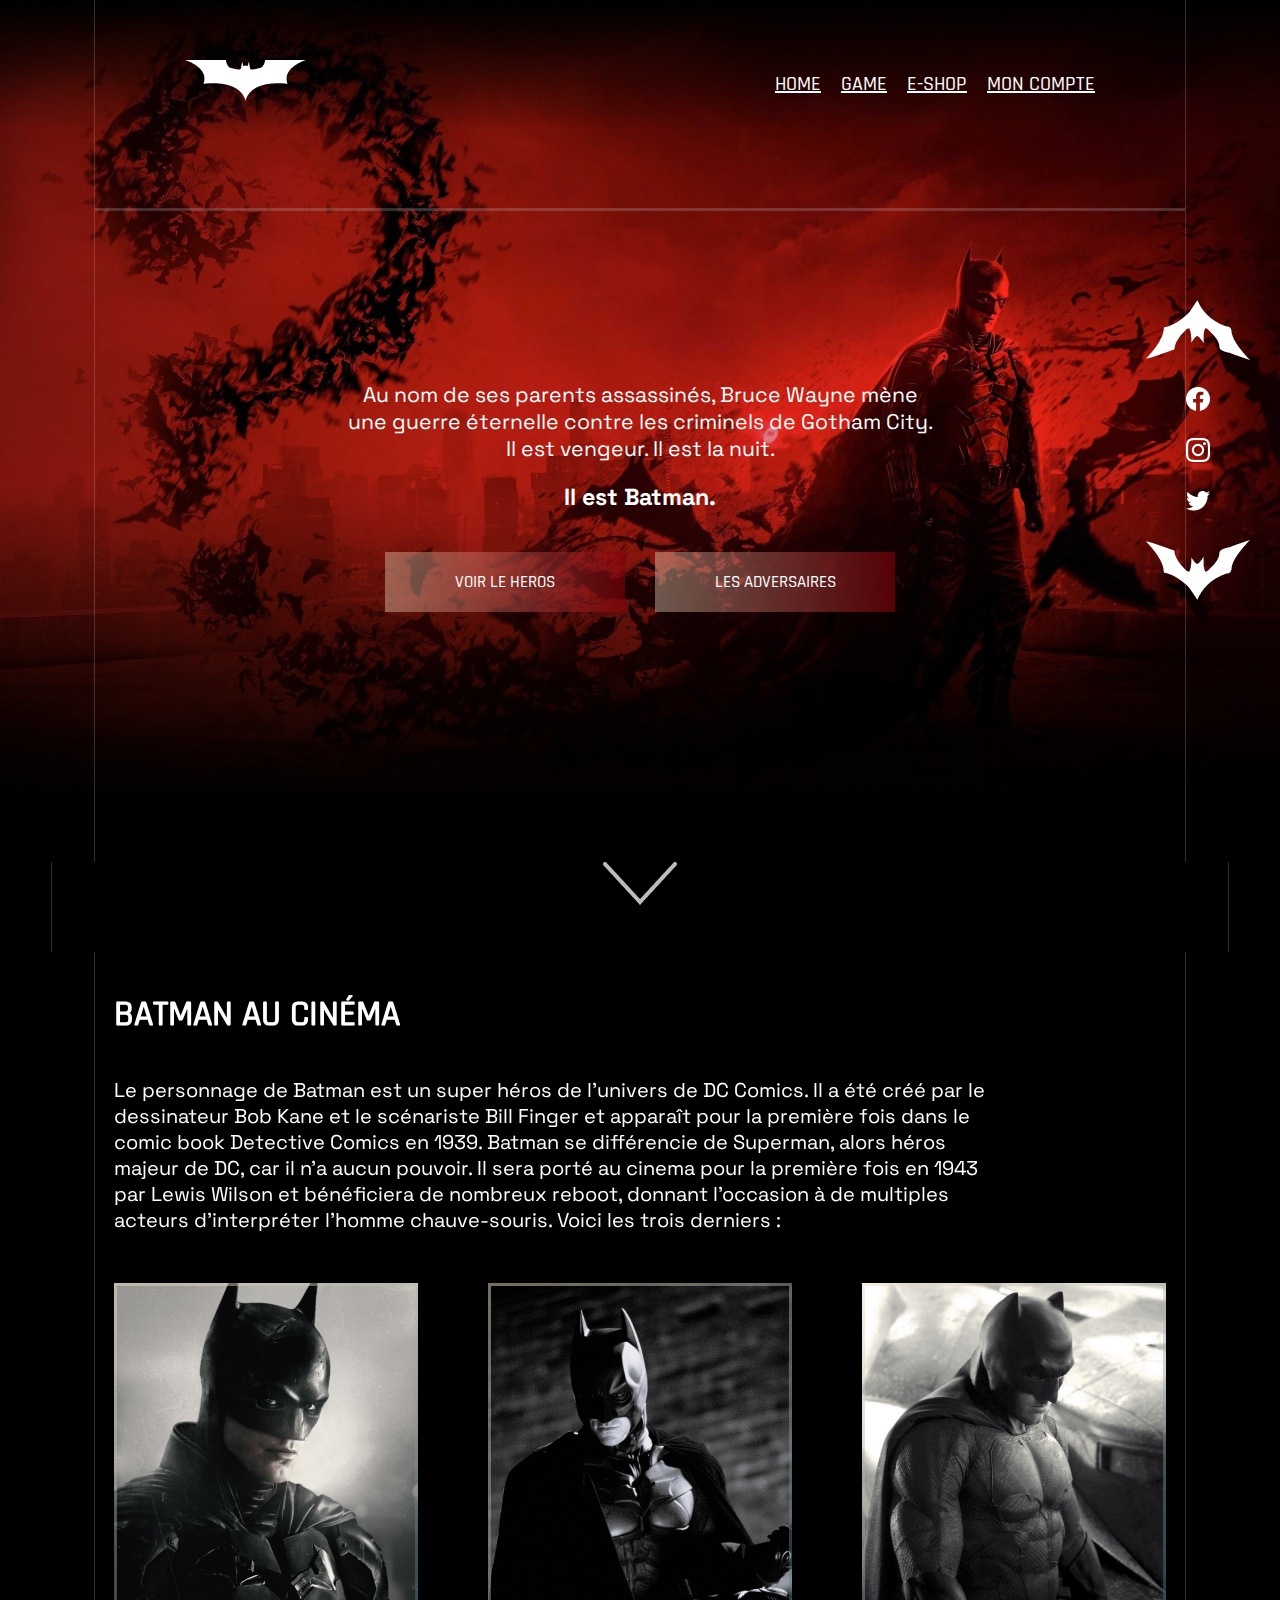
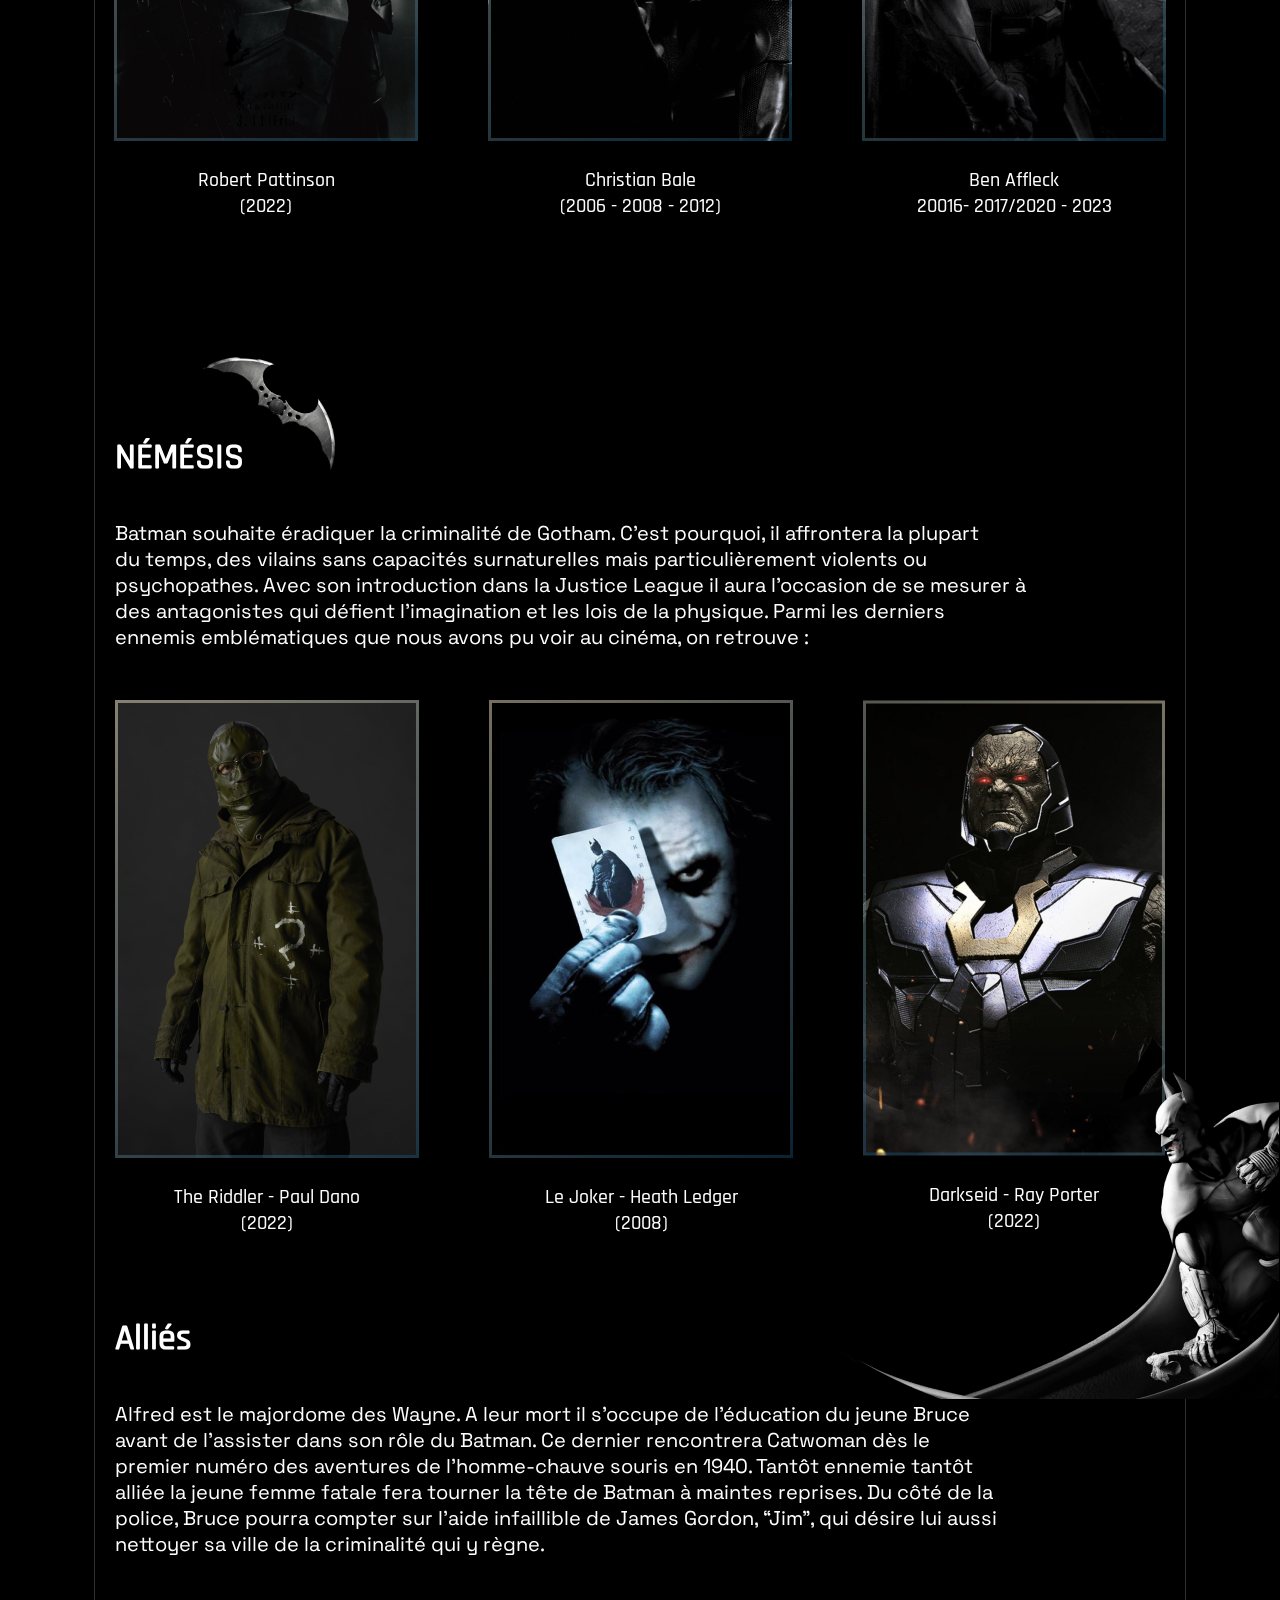
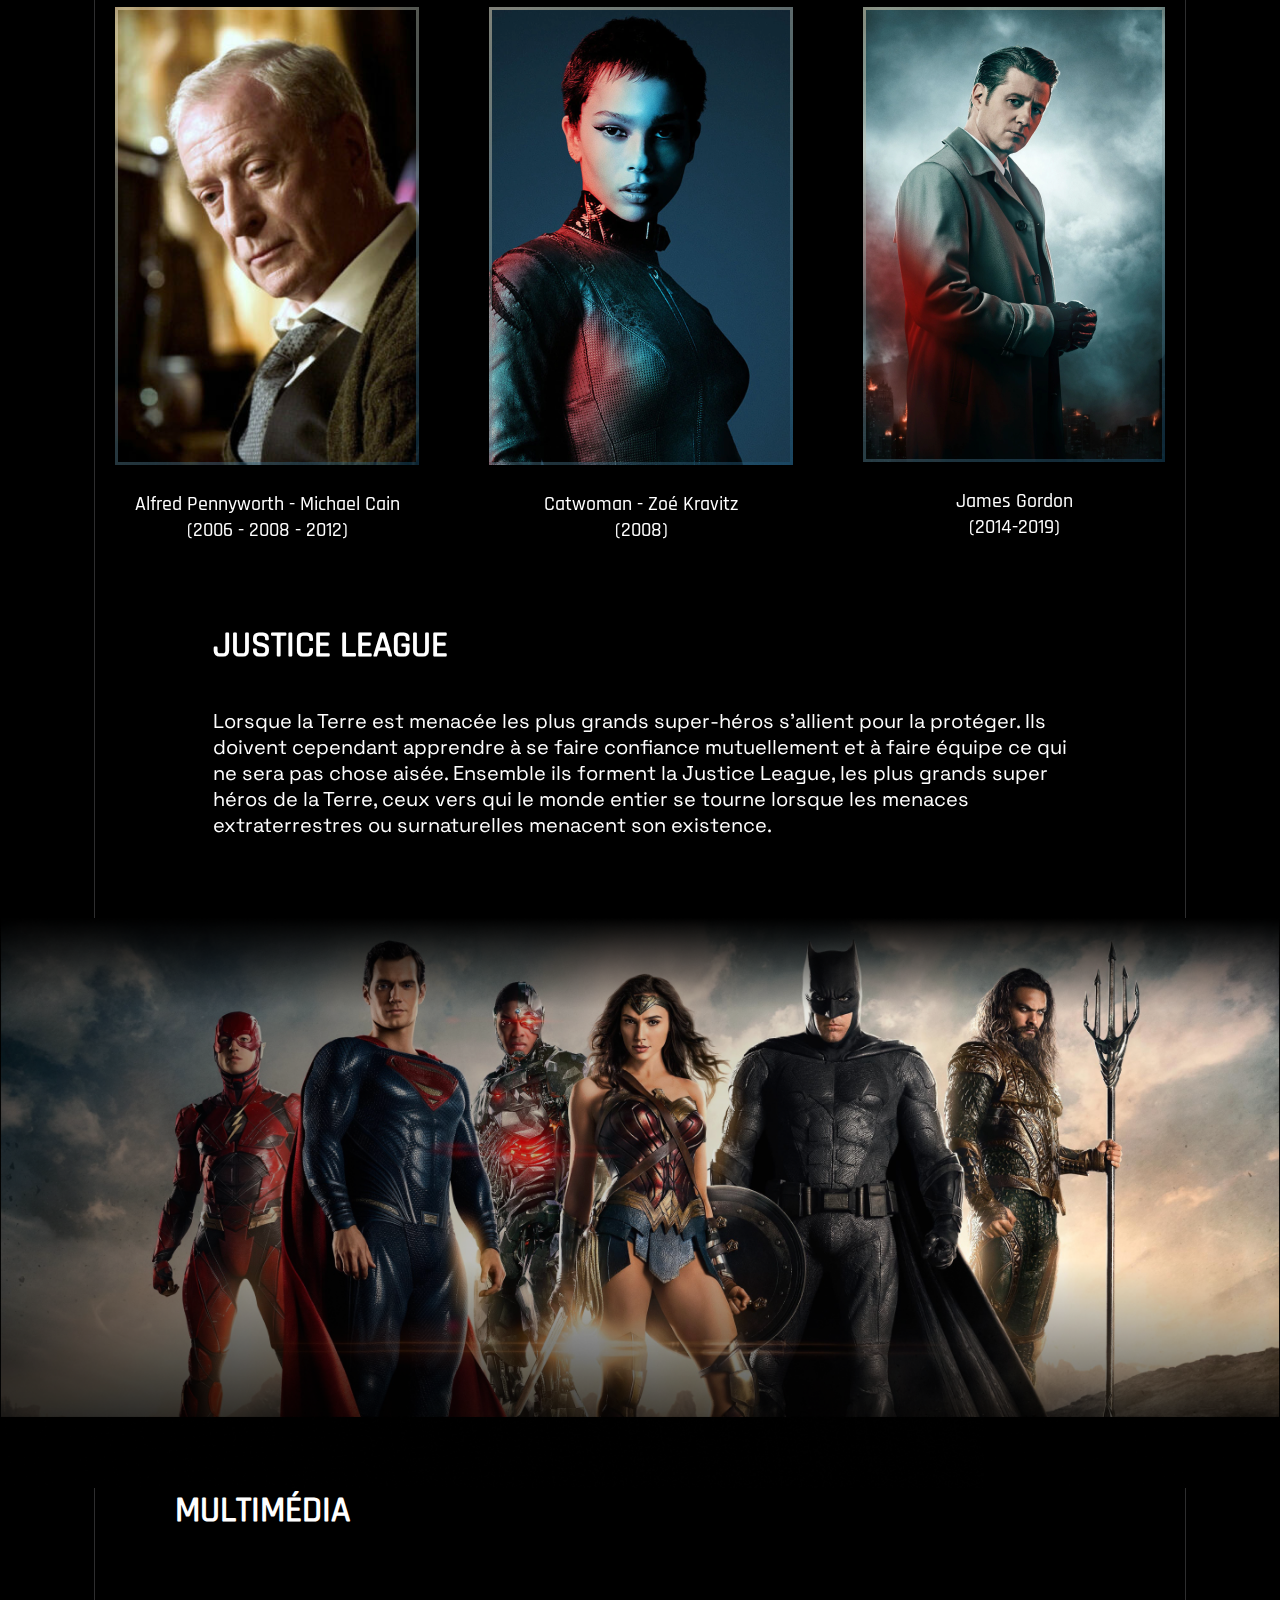
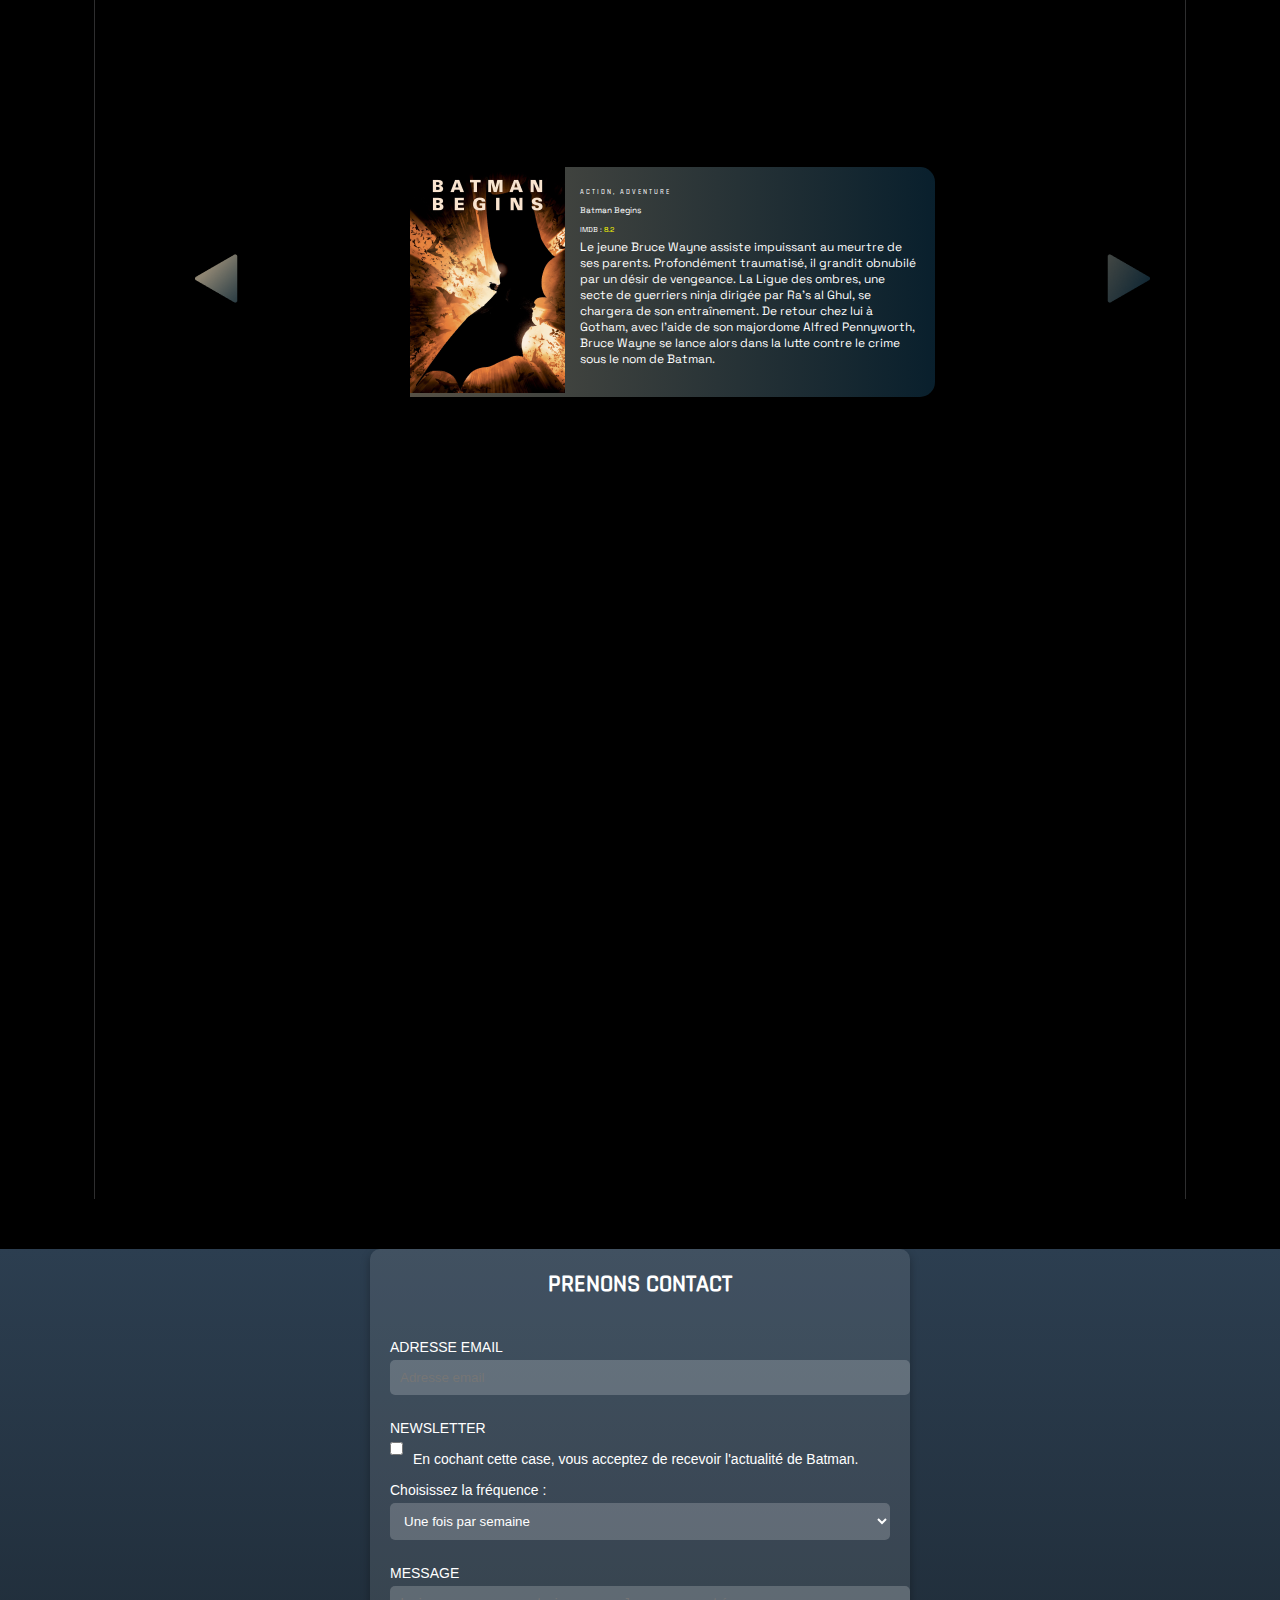
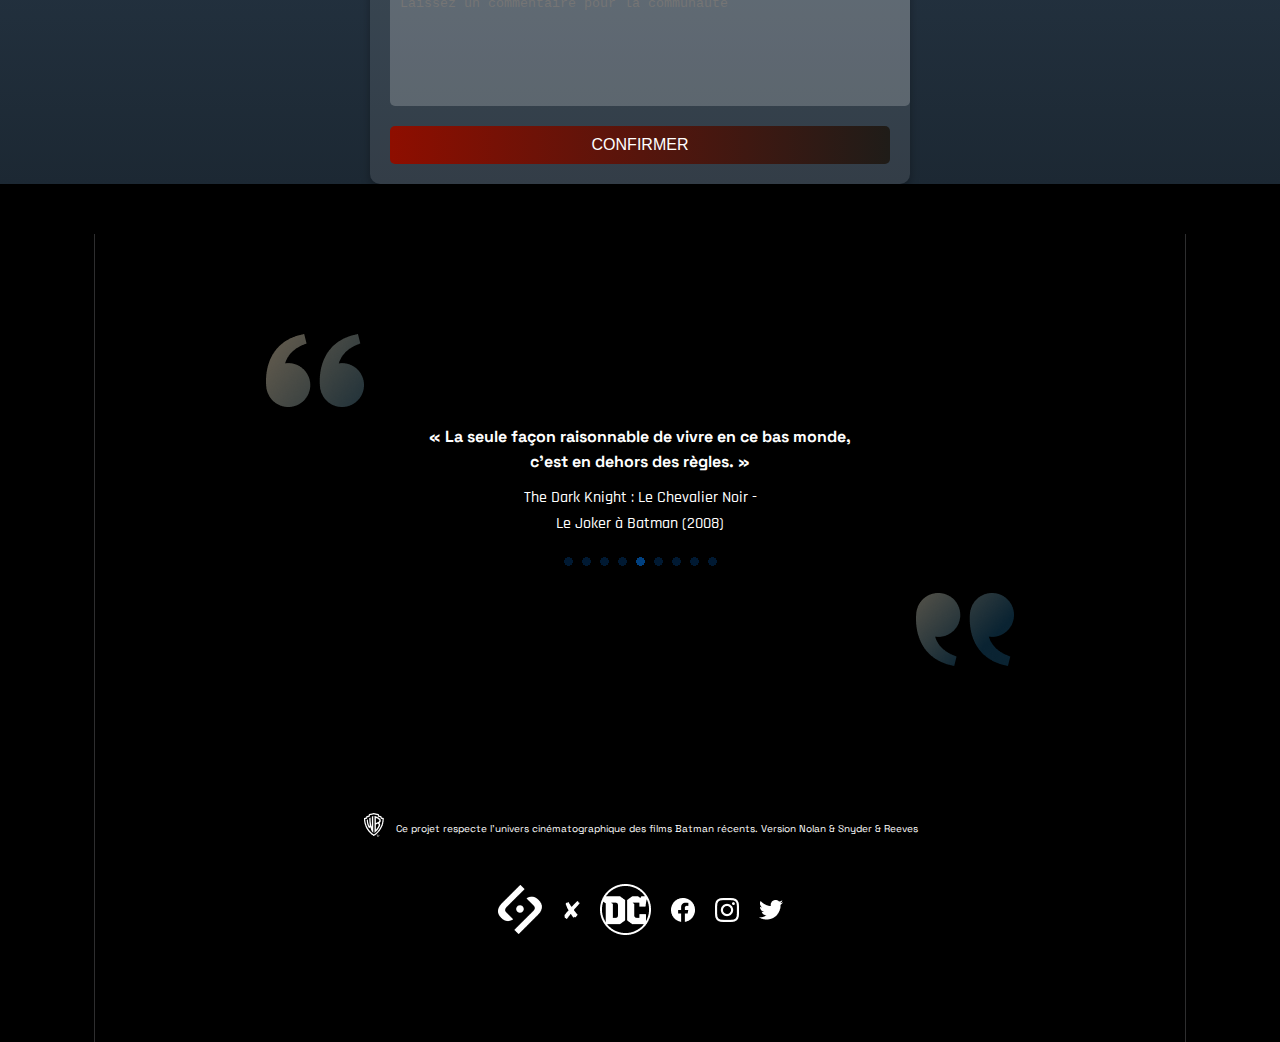
<file: index.html>
<!DOCTYPE html>
<html lang="fr">
<head>
    <meta charset="UTF-8">
    <meta name="viewport" content="width=device-width, initial-scale=1.0">
    <title>Document</title>
    <link rel="stylesheet" href="style.css">
    <link href='http://fonts.googleapis.com/css?family=Open+Sans' rel='stylesheet' type='text/css'>
</head>
<body>
    <div class="color" id="top">             <!-- pour l'image d'arrière plan commun -->
        <!--En-tète de la page-->
        <header>
            <div>
                <a href="index.html"><img src="Logos\logohome.png" alt="Logo de BATMAN"/></a>
            </div>
            <div>
                <nav>
                    <ul>
                        <li><a href="index.html" class="active">HOME</a></li>
                        <li><a href="game.html" class="active">GAME</a></li>
                        <li><a href="eshop.html" class="active">E-SHOP</a></li>
                        <li><a href="compte.html" class="active">MON COMPTE</a> </li>
                    </ul>
                </nav>
            </div>
        </header>
        <!-- Première session partageant la mème image de fond avec l'en-tète -->
        <section class="section1">
            <div class="sec1div1">
                <div>
                    <P>
                        Au nom de ses parents assassinés, Bruce Wayne mène
                        <br>une guerre éternelle contre les criminels de Gotham City.
                        <br>Il est vengeur. Il est la nuit.
                    </p> 
                    <p class="bold">Il est Batman. </P>
                </div>
                <!-- Les deux bouttons de la première section -->
                <div class="sec1div3">
                    <a href="#Batman"><button>VOIR LE HEROS</button></a>
                    <a href="#Némésis"><button>LES ADVERSAIRES</button></a>
                </div>
            </div>
            <div class="sec1div4">
                <!-- La navigation haut-bas et les icones des réseaux sociaux -->
                <nav>
                    <ul>
                        <li><a href="#top"><img src="Logos\logo_bat_flèche.png" alt="Flèche vers le haut"></a></li>
                        <li><a href=""><img src="Logos\icon_facebook.png" alt=""></a></li> 
                        <li><a href=""><img src="Logos\icon_ig.png" alt=""></a></li>
                        <li><a href=""><img src="Logos\icon_tw.png" alt=""></a></li>
                        <li><a href="#bottom"><img src="Logos\logo_bat_flèche_2.png" alt="Flèche vers le bas"></a></li>
                    </ul>
                </nav>
            </div>
        </section>
    </div>  <!-- pour l'image d'arrière plan commun -->
    <main>
        <div class="mainimg"><img src="Logos\flèche_down_header.png" alt="Une flèche pointée en bas"></div>
        <!-- La deuxième section regroupant tous les articles avec leurs illustrations -->
        <section class="section2">
            <div class="divsection2">
                <!-- Le premier article de la section 2 -->
                <article>
                    <div>
                        <h2 id="Batman">BATMAN AU CINÉMA</h2>
                        <p>
                            Le personnage de Batman est un super héros de l’univers de DC Comics. Il a été créé par le 
                            <br>dessinateur Bob Kane et le scénariste Bill Finger et apparaît pour la première fois dans le 
                            <br>comic book Detective Comics en 1939. Batman se différencie de Superman, alors héros 
                            <br>majeur de DC, car il n’a aucun pouvoir. Il sera porté au cinema pour la première fois en 1943 
                            <br>par Lewis Wilson et bénéficiera de nombreux reboot, donnant l’occasion à de multiples 
                            <br>acteurs d’interpréter l’homme chauve-souris. Voici les trois derniers : 
                        </p>
                    </div>
                    <!-- Les images d'illustrations de la première article -->
                    <div class="sec2div">
                    <figure>
                        <img src="Illustrations\Bathome2.png" alt="Image de BATMAN">
                        <figcaption>
                            Robert Pattinson 
                            <br>(2022)
                        </figcaption>
                    </figure>
                    <figure>
                        <img src="Illustrations\Bathome3.png" alt="Image de BATMAN">
                        <figcaption> 
                            Christian Bale 
                            <br>(2006 - 2008 - 2012)
                        </figcaption>
                    </figure>
                    <figure>
                        <img src="Illustrations\Bathome4.png" alt="Image de BATMAN">
                        <figcaption>
                            Ben Affleck
                            <br>20016- 2017/2020 - 2023
                        </figcaption>
                    </figure>
                    </div>
                </article>
                <!-- Le deuxième article de la section 2 -->
                <article>
                    <div>
                        <div class="relatif">
                            <img src="Illustrations\Bathome13.png" alt="L'insigne de BATMAN" class="nemesis">
                            <h2 id="Némésis">NÉMÉSIS </h2>
                        </div>
                        <p>
                            Batman souhaite éradiquer la criminalité de Gotham. C’est pourquoi, il affrontera la plupart 
                            <br>du temps, des vilains sans capacités surnaturelles mais particulièrement violents ou 
                            <br>psychopathes. Avec son introduction dans la Justice League il aura l’occasion de se mesurer à 
                            <br>des antagonistes qui défient l’imagination et les lois de la physique. Parmi les derniers 
                            <br>ennemis emblématiques que nous avons pu voir au cinéma, on retrouve : 
                        </p>
                    </div>
                    <!-- Les images d'illustrations de la deuxième article -->
                    <div class="sec2div">
                    <figure>
                        <img src="Illustrations\Bathome5.png" alt="Image de Ridler">
                        <figcaption>
                            The Riddler - Paul Dano
                            <br>(2022)
                        </figcaption>
                    </figure>
                    <figure>
                        <img src="Illustrations\Bathome6.png" alt="Image du Joker">
                        <figcaption> 
                            Le Joker - Heath Ledger 
                            <br>(2008)
                        </figcaption>
                    </figure>
                    <figure>
                        <img src="Illustrations\Bathome7.png" alt="Image de Darskeid">
                        <figcaption>
                            Darkseid - Ray Porter
                            <br>(2022)
                        </figcaption>
                    </figure>
                    </div>
                </article>
                <!-- Le troisième article de la deuxième section -->
                <article class="test">
                    <div>
                        <div class="absolute">
                            <h2>Alliés</h2>
                            <img src="Illustrations\Bathome12.png" alt="Batmane en action" class="allies">
                        </div>
                        <p>
                            Alfred est le majordome des Wayne. A leur mort il s’occupe de l’éducation du jeune Bruce 
                            <br>avant de l’assister dans son rôle du Batman. Ce dernier rencontrera Catwoman dès le 
                            <br>premier numéro des aventures de l’homme-chauve souris en 1940. Tantôt ennemie tantôt 
                            <br>alliée la jeune femme fatale fera tourner la tête de Batman à maintes reprises. Du côté de la 
                            <br>police, Bruce pourra compter sur l’aide infaillible de James Gordon, “Jim”, qui désire lui aussi 
                            <br>nettoyer sa ville de la criminalité qui y règne.
                        </p>
                    </div>
                    <!-- Les images d'illustrations de la troisième article -->
                    <div class="sec2div">
                    <figure>
                        <img src="Illustrations\Bathome9.png" alt="Image d' Alfred Pennyworth">
                        <figcaption>
                            Alfred Pennyworth - Michael Cain 
                            <br>(2006 - 2008 - 2012) 
                        </figcaption>
                    </figure>
                    <figure>
                        <img src="Illustrations\Bathome8.png" alt="Image de catwoman">
                        <figcaption>
                            Catwoman - Zoé Kravitz  
                            <br>(2008) 
                        </figcaption>
                    </figure>
                    <figure>
                        <img src="Illustrations\Bathome10.png" alt="Image de james gordon">
                        <figcaption>
                            James Gordon 
                            <br>(2014-2019)
                        </figcaption>
                    </figure>
                    </div>
                </article>
                <!-- Le quatrième article de la deuxième section -->
                <article>
                    <div>
                        <h2>JUSTICE LEAGUE</h2>
                        <p> 
                            Lorsque la Terre est menacée les plus grands super-héros s’allient pour la protéger. Ils 
                            <br>doivent cependant apprendre à se faire confiance mutuellement et à faire équipe ce qui 
                            <br>ne sera pas chose aisée. Ensemble ils forment la Justice League, les plus grands super
                            <br>héros de la Terre, ceux vers qui le monde entier se tourne lorsque les menaces 
                            <br>extraterrestres ou surnaturelles menacent son existence.
                        </p>
                    </div>
                </article>
            </div>
            <!-- L'illustration de la quatrième article -->
            <div class="sec2div"><img src="Illustrations\Bathome11.png" alt="Image des coéquipiers de BATMAN"></div>
        </section>
        <!-- Le troisième section de la page -->
        <section class="section3">
            <div class="start"><h2>MULTIMÉDIA </h2></div>
            <div class="sec3div">
                <div><img src="Logos\icon_flèche_1.png" alt="Button précédent"></div>
                <article>
                    <div><img src="Illustrations\Bathome_ba1.png" alt="BATMAN accomplissant sa mission"></div>
                    <div class="mini">
                        <h4>ACTION, Adventure</h4>
                        <strong>Batman Begins</strong>
                        <br><em>IMDB : <span>8.2</span></em>
                        <p>                                                         
                            Le jeune Bruce Wayne assiste impuissant au meurtre de ses parents. Profondément 
                            traumatisé, il grandit obnubilé par un désir de vengeance. La Ligue des ombres, une secte de 
                            guerriers ninja dirigée par Ra's al Ghul, se chargera de son entraînement. De retour chez lui à 
                            Gotham, avec l'aide de son majordome Alfred Pennyworth, Bruce Wayne se lance alors dans 
                            la lutte contre le crime sous le nom de Batman.                             
                        </p>
                    </div>
                </article>
                <div><img src="Logos\icon_flèche_2.png" alt="Button suivant"></div>
            </div>
            <div class="video-container">
                <div class="thumbnail">
                    <iframe
                        width="995" height="601" 
                        src="https://www.youtube-nocookie.com/embed/jXrFsn9pcZY?si=Av-zOwxX_qWjJWtd" 
                        title="YouTube video player" 
                        frameborder="0" 
                        allow="accelerometer; autoplay; clipboard-write; encrypted-media; gyroscope; picture-in-picture; web-share" 
                        referrerpolicy="strict-origin-when-cross-origin" 
                        allowfullscreen>
                    </iframe>
                </div>
            </div>
        </section>
        <section class="section4" id="bottom">
            <div class="form-container">
                <h2>PRENONS CONTACT</h2>
                <form>
                    <label for="email">ADRESSE EMAIL</label>
                    <input type="email" id="email" name="email" placeholder="Adresse email" required>
        
                    <label for="newsletter">NEWSLETTER</label>
                    <div class="checkbox-container">
                        <input type="checkbox" id="newsletter" name="newsletter">
                        <label for="newsletter">En cochant cette case, vous acceptez de recevoir l'actualité de Batman.</label>
                    </div>
        
                    <label for="frequency">Choisissez la fréquence :</label>
                    <select id="frequency" name="frequency">
                        <option value="weekly">Une fois par semaine</option>
                        <option value="biweekly">Toutes les deux semaines</option>
                        <option value="monthly">Une fois par mois</option>
                        <option value="quarterly">Une fois tous les trois mois</option>
                        <option value="semiannual">Une fois tous les six mois</option>
                    </select>
        
                    <label for="message">MESSAGE</label>
                    <textarea id="message" name="message" placeholder="Laissez un commentaire pour la communauté"></textarea>
        
                    <button type="submit">CONFIRMER</button>
                </form>
            </div>
        </section>
    </main>
    <!-- Le pied de page de ma page -->
    <footer>
        <!-- La citation et son illustration -->
         <blockquote>
            <div><img src="Logos\icon_guillemets_1.png" alt="Un guillemet ouvert"></div>
            <p class="quote">
                « La seule façon raisonnable de vivre en ce bas monde,
                <br>c'est en dehors des règles. » 
            </p>    
            <p class="quote2">
                The Dark Knight : Le Chevalier Noir - 
                <br>Le Joker à Batman (2008) 
            </p>
            <div><img src="Logos\dots_navigation.png" alt="Dots de navigation"></div>
            <div><img src="Logos\icon_guillemets_2.png" alt="Un guillemet fermé"></div>
         </blockquote>
        <div class="cote">
            <div><a href=""><img src="Logos\icon_WB.png" alt=""></a></div>
            <p>Ce projet respecte l’univers cinématographique des films Batman récents. Version Nolan & Snyder & Reeves </p>
        </div>
        <div>
            <nav>
                <ul>
                    <li><a href=""><img src="Logos\logo_sayna_white.png" alt=""></a></li>
                    <li><a href=""><img src="Logos\icon_x.png" alt=""></a></li>
                    <li><a href=""><img src="Logos\icon_DC.png" alt=""></a></li>
                    <li><a href=""><img src="Logos\icon_facebook.png" alt=""></a></li>
                    <li><a href=""><img src="Logos\icon_ig.png" alt=""></a></li>
                    <li><a href=""><img src="Logos\icon_tw.png" alt=""></a></li>
                </ul>
            </nav>
        </div>
    </footer>
</body>
</html>
</file>
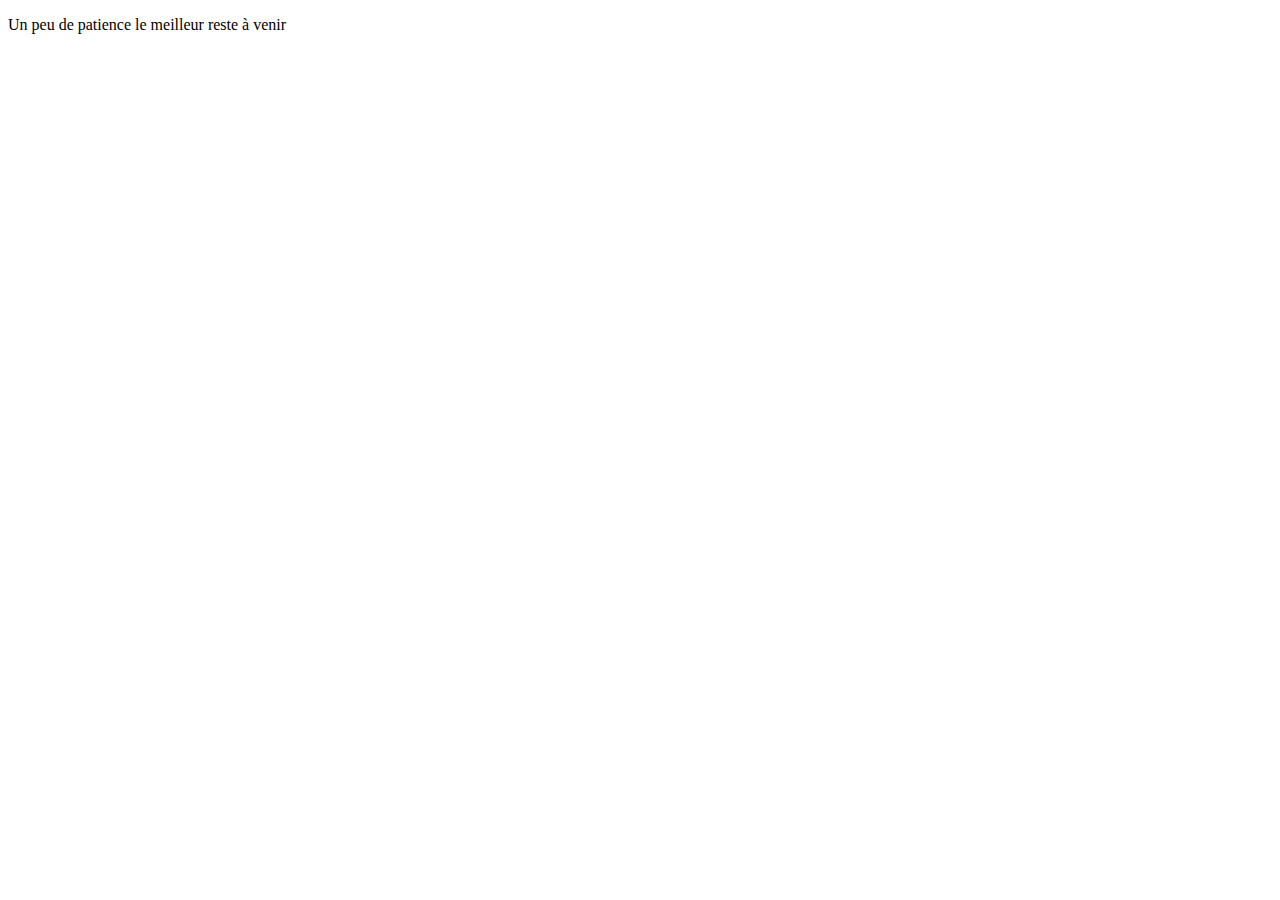
<file: compte.html>
<!DOCTYPE html>
<html lang="en">
<head>
    <meta charset="UTF-8">
    <meta name="viewport" content="width=device-width, initial-scale=1.0">
    <title>Document</title>
</head>
<body>
    <p>Un peu de patience le meilleur reste à venir</p>
</body>
</html>
</file>
<file: style.css>
/* Le style générale de la page HOME */
@font-face {
    font-family: "rajdhanim";
    src: url("fonts/rajdhani/rajdhani-medium.ttf");
}
@font-face {
    font-family: "groteskb";
    src: url("fonts/space_grotesk/SpaceGrotesk-Bold.otf");
}
@font-face {
    font-family: "groteskr";
    src: url("fonts/space_grotesk/SpaceGrotesk-Regular.otf");
}
html {
   /* font-family: "groteskr", Verdana, Geneva, Tahoma, sans-serif; */
   font-family: "rajdhanim", Verdana, Geneva, Tahoma, sans-serif;
    font-size: 1.25em;
    color: white;
    background-color: black;
    scroll-behavior: smooth;
}
* {
    padding: 0px;
    margin: 0px;
    max-width: 100vw;
}
li {
    list-style-type: none;
}
body {
    width: max-content;
}
h2 {
    font-family: "rajdhanim", Verdana, Geneva, Tahoma, sans-serif;
    font-size: 1.8em;
    margin-bottom: 40px;
}

/* L'en-tète de la page */ /*137*/
header{
    display: flex;
    justify-content: space-between;
    align-items: center;
    border-width: 0px 1px 3px 1px;
    border-style: solid;
    border-color: #bcbbbd3f;
    padding: 60px 90px 100px 90px;
    margin: 0px 94px 0px 94px;
}
header nav ul { 
    display: flex;
    flex-flow: row wrap;
    gap: 20px;
}

/* Le pied de page de la page */
footer {
    display: flex;
    flex-flow: column wrap;
    gap: 40px;
    align-items: center;
    margin-bottom: 60px;
    border-width: 0px 1px 0px 1px;
    border-style: solid;
    border-color: #bcbbbd3f;
    margin: 0px 94px 0px 94px;
    padding: 0px 0px 100px 0px;
}
/* La citation du pied de page */
blockquote {
    display: flex;
    flex-flow: column wrap;
    gap: 10px;
    align-items: center;
    margin: 100px 0px 100px 0px;
    max-width: 748px;
}
blockquote div:first-child {
    align-self: flex-start;
    margin-right: 650px;
}
blockquote div:last-child {
    align-self: flex-end;
    margin-left: 650px;
}
/* les paragraphes de la citations du pied de page */
blockquote p {
    text-align: center;
}
.quote {
    font-family: "groteskb", Verdana, Geneva, Tahoma, sans-serif;
    font-size: 0.8em;
    line-height: 1.6em;
}
.quote2 {
    font-family: "rajdhanim", Verdana, Geneva, Tahoma, sans-serif;
    font-size: 0.8em;
    line-height: 1.6em;
}
/* Les autres parties du pied de page */
.cote {
    display: flex;
    flex-flow: row wrap;
    align-items: center;
    gap: 10px;
}
.cote p {
    font-family: "groteskr", Verdana, Geneva, Tahoma, sans-serif;
    font-size: 0.5em;
}
footer nav ul {
    display: flex;
    align-items: center;
    gap: 20px;
}

/* Le corps de la page */
.color {
    background: url("Illustrations/Bathome1.png") scroll no-repeat;
    background-size: contain;
}
.mainimg {
    max-width: 74px;
    margin: auto;
    border-width: 0px 1px 0px 1px;
    border-style: solid;
    border-color: #bcbbbd3f;
    padding: 0px 551px 40px 551px;
}

/* La première section partageant le mème background-image */
.section1{
    position: relative;
    border-width: 0px 1px 0px 1px;
    border-style: solid;
    border-color: #bcbbbd3f;
    padding: 170px 0px 0px 0px;
    margin: 0px 94px 0px 94px;
}
.sec1div1 {
    font-family: "groteskr", Verdana, Geneva, Tahoma, sans-serif;
    display: flex;
    flex-flow: column wrap;
    align-items: center;
    gap: 20px;
    font-size: 1.06em;
    text-align: center;
}
.bold {
    font-family: "groteskb", Verdana, Geneva, Tahoma, sans-serif;
    font-weight: 900;
    margin-top: 20px;
    font-size: 1.1em;
}
/* Les deux boutons de la première section */
.sec1div3 {
    display: flex;
    flex-flow: row wrap;
    gap: 30px;
    margin: 20px;
    margin-bottom: 250px;
}
.sec1div3 button {
    font-family: "rajdhanim", Verdana, Geneva, Tahoma, sans-serif;
    font-size: 0.8em;
    width: 240px;
    height: 60px;
    max-width: 240px;
    max-height: 60px;
    color: white;
    background: linear-gradient(90deg, #eddebf65, #89000993 );
    border: none;
}
/* Menu de navigation fixe de la première section */
.sec1div4 nav ul {
    display: flex;
    flex-flow: column wrap;
    align-items: center;
    gap: 20px;
}
.sec1div4 {
    position: fixed;
    top: 300px;
    right: 30px;
}

/* La deuxième section */
.section2 {
 
}
.divsection2 {
    display: flex;
    flex-flow: column wrap;
    align-items: center;
    gap: 80px;
    border-width: 0px 1px 0px 1px;
    border-style: solid;
    border-color: #bcbbbd3f;
    padding: 40px 0px 80px 0px;
    margin: 0px 94px 0px 94px;
}
.section2 article {
    font-family: "groteskr", Verdana, Geneva, Tahoma, sans-serif;
    text-align: justify;
    display: flex;
    flex-flow: column wrap;
    gap: 50px;
}
.section2 .sec2div {
    display: flex;
    flex-flow: row wrap;
    gap: 70px;
    text-align: center;
    justify-content: space-around;
}
figcaption {
    font-family: "rajdhanim", Verdana, Geneva, Tahoma, sans-serif;
    font-weight: 500;
    margin-top: 20px;
}
/* Image au niveau du titre de la deuxième article */
.relatif {
    width: max-content;
}
.nemesis {
    position: relative;
    top: 2.4em;
    left: 55%;
    max-width: 150px;
}
/* Image au niveau du titre de la troisième article */
.test {

}
.section2 {
    position: relative;
}
.allies {
    position: absolute;
    top: 1720px;
    left: calc(100vw - 450px);
}

/* La troisième section */
.section3 {
    display: flex;
    flex-flow: column wrap;
    gap: 80px;
    align-items: center;
    border-width: 0px 1px 0px 1px;
    border-style: solid;
    border-color: #bcbbbd3f;
    margin: 0px 94px 0px 94px;
    padding: 0px 80px 0px 80px;
}
.section3 .start {
    align-self: self-start;
}
.sec3div {
    display: flex;
    flex-flow: row wrap;
    align-items: center;
    gap: 172px;
}
/* Le mini article */
.section3 .sec3div article {
    display: flex;
    flex-direction: row;
    align-items: center;
    background: linear-gradient(90deg, #eddebf5d, #19587d5b);
    max-height: 230px;
    border-radius: 0px 15px 15px 0px;
}
.section3 article img {
    max-height: 230px;
}
.section3 article .mini {
    font-family: "groteskr", Verdana, Geneva, Tahoma, sans-serif;
    font-size: 0.6em;
    padding: 15px;
    max-width: 340px;
    height: 210px;
    max-height: 210px;
}
.section3 article .mini h4 {
    font-family: "rajdhanim", Verdana, Geneva, Tahoma, sans-serif;
    font-weight: 100;
    letter-spacing: 2px;
    text-transform: uppercase;
    font-size: 0.6em;
    margin-top: 10px;
    margin-bottom: 5px;
}
.section3 article .mini strong {
    font-family: "groteskr", Verdana, Geneva, Tahoma, sans-serif;
    font-family: 100;
    display: inline-block;
    font-size: 0.7em;
    text-transform: capitalize;
    font-weight: normal;
    margin-bottom: 5px;
}
.section3 article .mini em {
    font-family: "groteskr", Verdana, Geneva, Tahoma, sans-serif;
    font-weight: normal;
    display: inline-block;
    font-style: normal;
    font-size: 0.6em;
    text-transform: uppercase;
    margin-bottom: 5px;
}
.section3 article .mini em span {
    color: yellow;
}

/* L' iframe */

/* La quatrième section */
.section4 {
    font-family: Arial, sans-serif;
    background: linear-gradient(to bottom, #2C3E50, #1C2833);
    color: white;
    text-align: center;
    margin: 0;
    padding: 0;
}

.form-container {
    width: 90%;
    max-width: 500px;
    margin: 50px auto;
    background: rgba(255, 255, 255, 0.1);
    padding: 20px;
    border-radius: 10px;
    box-shadow: 0px 4px 10px rgba(0, 0, 0, 0.3);
}

.form-container h2 {
    font-size: 24px;
}

label {
    display: block;
    font-size: 14px;
    text-align: left;
    margin: 10px 0 5px;
}

.form-container input, select, textarea {
    width: 100%;
    padding: 10px;
    margin-bottom: 15px;
    border: none;
    border-radius: 5px;
    background: rgba(255, 255, 255, 0.2);
    color: white;
}

.form-container .checkbox-container {
    display: flex;
    align-items: center;
}

.form-container .checkbox-container input {
    width: auto;
    margin-right: 10px;
}

.form-container textarea {
    height: 100px;
    resize: none;
}

.form-container button {
    width: 100%;
    padding: 10px;
    background: linear-gradient(to right, #8E0E00, #1F1C18);
    border: none;
    color: white;
    font-size: 16px;
    border-radius: 5px;
    cursor: pointer;
    transition: background 0.3s ease;
}

.form-container button:hover {
    background: linear-gradient(to right, #B71C1C, #333);
}

@media (max-width: 600px) {
    .form-container {
        width: 95%;
        padding: 15px;
    }
}

/* Les animations */
/* Générale */
/* Style par défaut pour l'image */
a img {
    transition: filter 0.3s ease-in-out; /* Transition fluide pour l'effet */
}

/* Lorsque la souris survole l'image */
a:hover img {
    filter: brightness(2) sepia(1) hue-rotate(60deg) saturate(10); /* Effet jaune pur et lumineux */
}
/* Header */
header nav ul li a:link {
    text-decoration: underline;
    color: white;
    font-family: "rajdhanim", Verdana, Geneva, Tahoma, sans-serif;
    transition: all 0.3s ease-in-out;
}
header nav ul li a:visited {
    text-decoration: underline;
    color: white;
    font-family: "rajdhanim", Verdana, Geneva, Tahoma, sans-serif;
    transition: all 0.3s ease-in-out;
}
header nav ul li a:hover {
    text-decoration: underline;
    color: white;
    font-family: "rajdhanim", Verdana, Geneva, Tahoma, sans-serif;
    font-weight: bold;
    transition: all 0.3s ease-in-out;
}
</file>
